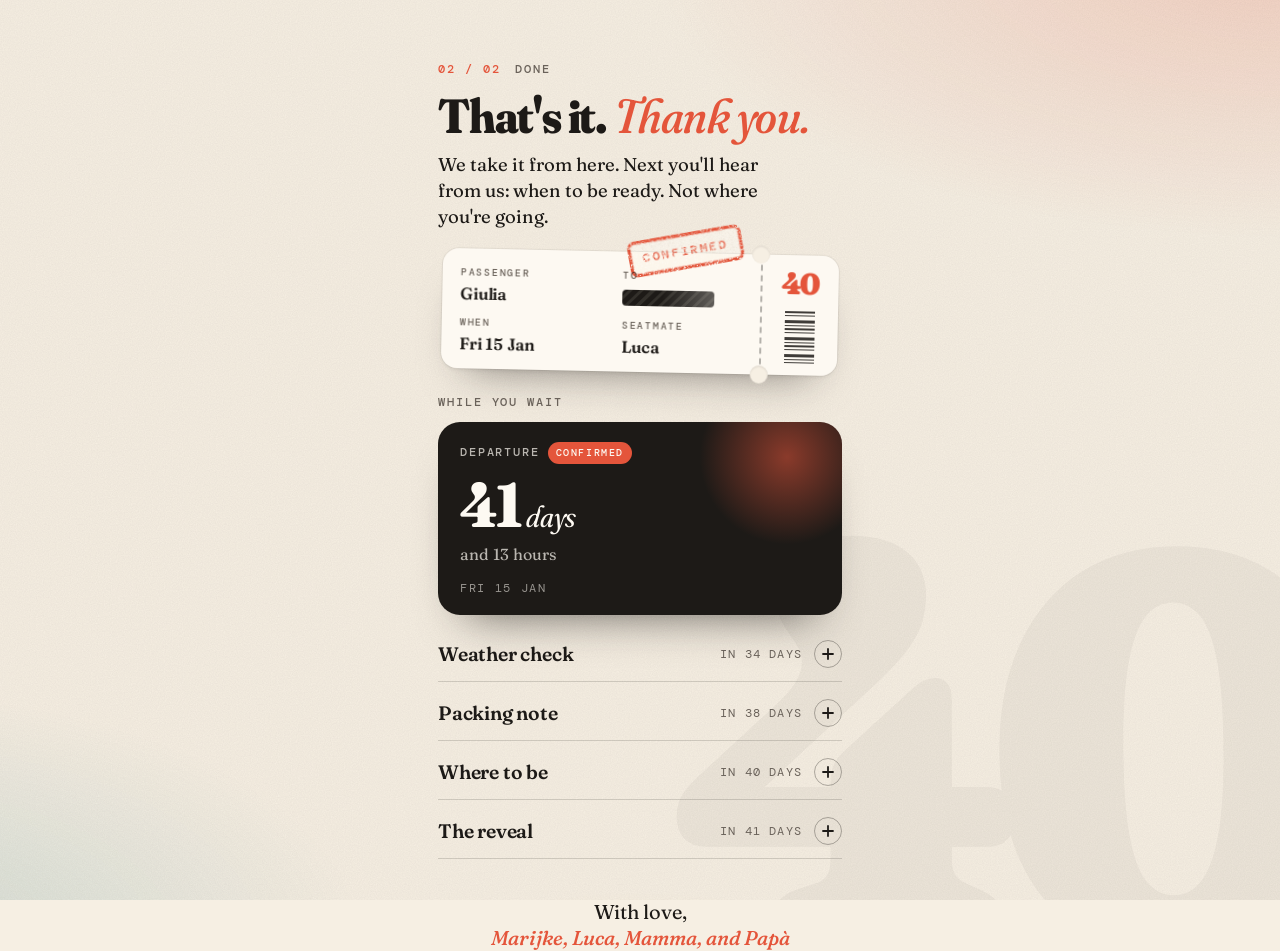
<file: index.html>
<!doctype html>
<html lang="en">
<head>
  <meta charset="utf-8">
  <meta name="viewport" content="width=device-width, initial-scale=1, viewport-fit=cover">
  <title>Pack a bag, Giulia</title>
  <meta name="description" content="A surprise weekend. Two minutes of your time.">
  <meta property="og:title" content="Pack a bag, Giulia">
  <meta property="og:description" content="A surprise weekend. Two minutes of your time.">
  <meta name="robots" content="noindex, nofollow">
  <meta name="theme-color" content="#f6efe3">
  <link rel="icon" href="data:image/svg+xml,%3Csvg xmlns='http://www.w3.org/2000/svg' viewBox='0 0 64 64'%3E%3Ccircle cx='32' cy='32' r='30' fill='%23e4553b'/%3E%3Ctext x='32' y='42' text-anchor='middle' font-family='Georgia,serif' font-weight='700' font-size='30' fill='%23f6efe3'%3E40%3C/text%3E%3C/svg%3E">
  <link rel="preconnect" href="https://fonts.googleapis.com">
  <link rel="preconnect" href="https://fonts.gstatic.com" crossorigin>
  <link rel="stylesheet" href="https://fonts.googleapis.com/css2?family=Fraunces:ital,opsz,wght,SOFT,WONK@0,9..144,300..900,0..100,0..1;1,9..144,300..900,0..100,0..1&family=DM+Mono:wght@400;500&display=swap">
  <link rel="stylesheet" href="styles.css">
</head>
<body>
  <div class="bg" aria-hidden="true"><span class="bg__forty">40</span></div>
  <div class="grain" aria-hidden="true"></div>
  <canvas id="confetti" class="confetti" aria-hidden="true"></canvas>

  <main id="app" class="app">

    <!-- 0 · Reveal -->
    <section class="screen screen--reveal" id="screen-reveal" data-screen="reveal">
      <div class="screen__body screen__body--center">
        <p class="eyebrow" data-stagger style="--i:0">From <span data-givers>Marijke, Luca, Mamma &amp; Papà</span></p>
        <h1 class="display" data-stagger style="--i:1">Pack a bag,<br><em><span data-name>Giulia</span>.</em></h1>
        <p class="lede" data-stagger style="--i:2">Your 40th present from <span data-givers>Marijke, Luca, Mamma &amp; Papà</span>: a sibling weekend away! Where? Our secret. We sort everything. Tell us when you're free. One minute, promise.</p>
        <div class="ticket-wrap" data-stagger style="--i:3" id="ticket-reveal" aria-hidden="true"></div>
      </div>
      <div class="screen__foot" data-stagger style="--i:4">
        <button class="btn btn--primary" type="button" data-action="start">Unwrap it</button>
      </div>
    </section>

    <!-- 1 · Weekends -->
    <section class="screen" id="screen-weekends" data-screen="weekends" hidden>
      <header class="screen__head">
        <div class="topline" data-stagger style="--i:0">
          <p class="eyebrow"><span class="step">01 / 02</span> When</p>
          <button class="link link--back" type="button" data-action="back-to-reveal">← back</button>
        </div>
        <h2 class="display display--sm" data-stagger style="--i:1">When can you escape?</h2>
        <p class="lede" data-stagger style="--i:2">Tap every weekend that works. The more, the better.</p>
      </header>
      <div class="screen__body">
        <ul class="weekends" id="weekend-list" aria-label="Weekends that work for you" data-stagger style="--i:3"></ul>
      </div>
      <div class="screen__foot">
        <p class="count" id="weekend-count" aria-live="polite">Nothing picked yet</p>
        <button class="btn btn--primary" type="button" data-action="send" id="send" disabled>Send it</button>
      </div>
    </section>

    <!-- 2 · Done -->
    <section class="screen" id="screen-done" data-screen="done" hidden>
      <header class="screen__head">
        <p class="eyebrow" data-stagger style="--i:0"><span class="step">02 / 02</span> Done</p>
        <h2 class="display display--sm" data-stagger style="--i:1">That's it. <em>Thank you.</em></h2>
        <p class="lede" data-stagger style="--i:2">We take it from here. Next you'll hear from us: when to be ready. Not where you're going.</p>
      </header>
      <div class="screen__body">
        <div class="ticket-wrap ticket-wrap--done" id="ticket-done" data-stagger style="--i:3"></div>

        <div class="message" id="trip-message" hidden>
          <p class="eyebrow">From us</p>
          <p class="message__text" id="trip-message-text"></p>
        </div>

        <div class="notice" id="delivery-notice" hidden>
          <p>Our little postman tripped and your answers didn't reach us.</p>
          <a class="btn btn--ghost" id="mailto-link" href="#">Send them by email instead</a>
        </div>

        <section class="countdowns" aria-labelledby="cd-title" data-stagger style="--i:4">
          <h3 class="eyebrow" id="cd-title">While you wait</h3>
          <div class="hero-count" id="hero-count"></div>
          <ul class="milestones" id="milestones"></ul>
        </section>

        <p class="signoff" data-stagger style="--i:5">With love,<br><em data-from>Marijke, Luca, Mamma, and Papà</em></p>
        <p class="tiny" id="reset-row"><button class="link" type="button" data-action="reset" id="reset">Made a mistake? Start over</button></p>
        <p class="tiny preview-note" id="preview-note" hidden>Preview build · nothing was emailed</p>
      </div>
    </section>

  </main>

  <script src="config.js"></script>
  <script src="trip.js"></script>
  <script src="app.js"></script>
</body>
</html>
</file>
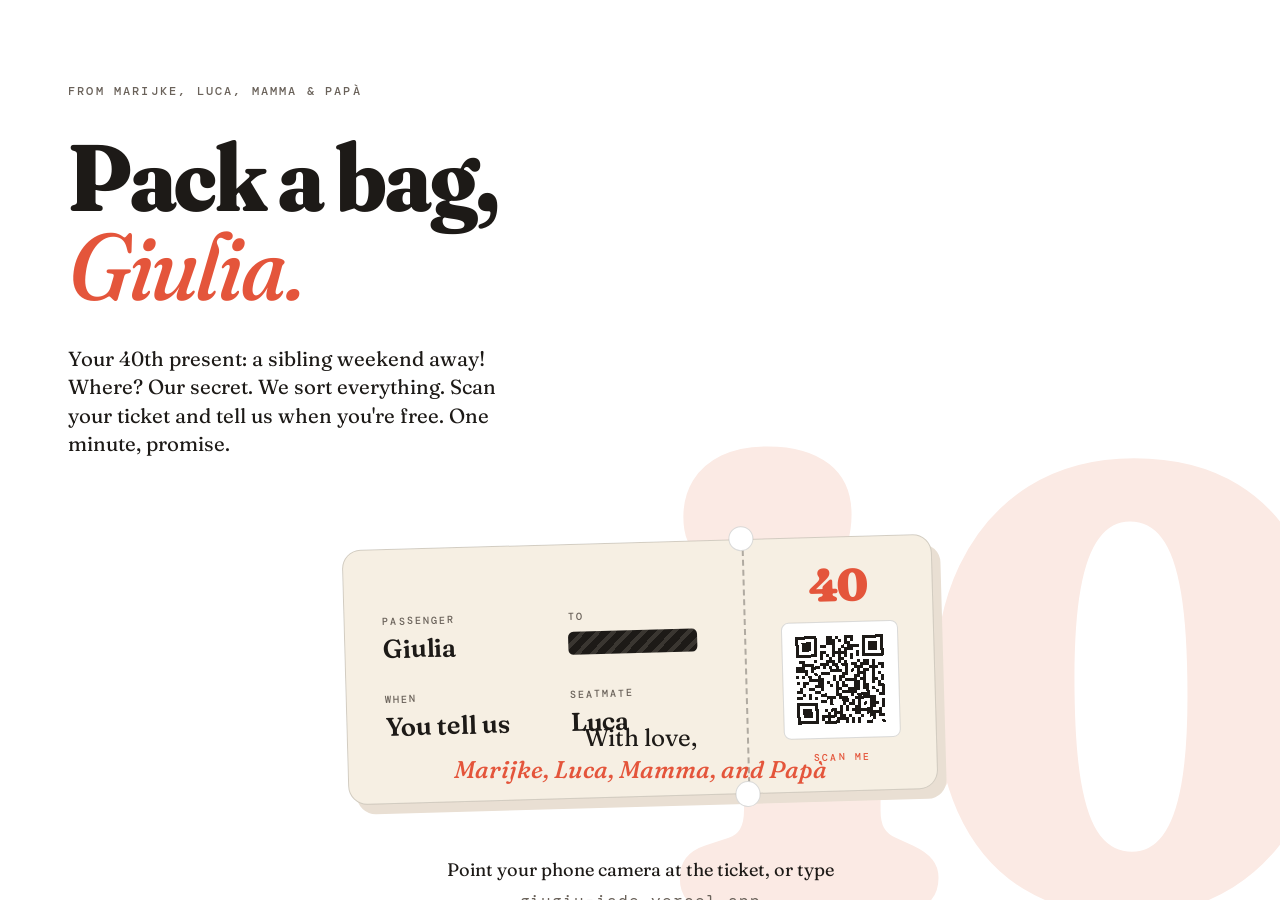
<file: print/giulia-a4.html>
<!doctype html>
<html lang="en">
<head>
  <meta charset="utf-8">
  <title>Pack a bag, Giulia · print</title>
  <link rel="preconnect" href="https://fonts.googleapis.com">
  <link rel="preconnect" href="https://fonts.gstatic.com" crossorigin>
  <link rel="stylesheet" href="https://fonts.googleapis.com/css2?family=Fraunces:ital,opsz,wght,SOFT,WONK@0,9..144,300..900,0..100,0..1;1,9..144,300..900,0..100,0..1&family=DM+Mono:wght@400;500&display=swap">
  <style>
    /* ------------------------------------------------------------
       A4, no printer margins. Open in Chrome, print at 100%, A4,
       margins "None", background graphics on.
       ------------------------------------------------------------ */
    @page { size: A4; margin: 0; }
    :root {
      --paper: #f6efe3;
      --paper-2: #fdf9f2;
      --ink: #1d1a17;
      --ink-2: #6a625a;
      --line: rgba(29, 26, 23, 0.16);
      --line-strong: rgba(29, 26, 23, 0.32);
      --coral: #e4553b;
      --tint: #fbeae4;
      --shadow: #e9dfd3;
      --display: "Fraunces", "Iowan Old Style", "Palatino Linotype", Georgia, serif;
      --mono: "DM Mono", "SFMono-Regular", Menlo, Consolas, monospace;
    }
    *, *::before, *::after { box-sizing: border-box; }
    html, body {
      margin: 0;
      width: 100%;
      height: 100%;
      background: #fff;
      color: var(--ink);
      font-family: var(--display);
      -webkit-print-color-adjust: exact;
      print-color-adjust: exact;
    }
    .page {
      position: relative;
      width: 100%;
      height: 100%;
      overflow: hidden;
      padding: 22mm 18mm 20mm;
      font-variation-settings: "opsz" 14, "SOFT" 30, "WONK" 0;
    }
    .forty {
      position: absolute;
      right: -6mm;
      bottom: -26mm;
      font-size: 168mm;
      line-height: 1;
      font-weight: 900;
      font-variation-settings: "opsz" 144, "SOFT" 100, "WONK" 1;
      letter-spacing: -0.06em;
      color: var(--tint);
      z-index: 0;
      user-select: none;
    }
    .content { position: relative; z-index: 1; }
    .eyebrow {
      margin: 0 0 9mm;
      font-family: var(--mono);
      font-weight: 500;
      font-size: 3.2mm;
      letter-spacing: 0.18em;
      text-transform: uppercase;
      color: var(--ink-2);
    }
    h1 {
      margin: 0 0 9mm;
      font-size: 25mm;
      line-height: 0.94;
      font-weight: 800;
      font-variation-settings: "opsz" 144, "SOFT" 60, "WONK" 1;
      letter-spacing: -0.025em;
    }
    h1 em {
      font-style: italic;
      font-weight: 500;
      color: var(--coral);
      letter-spacing: -0.01em;
    }
    .lede {
      margin: 0;
      max-width: 118mm;
      font-size: 5.4mm;
      line-height: 1.4;
    }

    /* ---------- ticket ---------- */
    .ticket-wrap { margin: 22mm auto 0; width: 156mm; position: relative; }
    .ticket-shadow {
      position: absolute;
      inset: 0;
      border-radius: 5mm;
      background: var(--shadow);
      transform: rotate(-1.6deg) translate(2.2mm, 2.6mm);
    }
    .ticket {
      position: relative;
      display: grid;
      grid-template-columns: 1fr 50mm;
      border-radius: 5mm;
      background: var(--paper);
      border: 0.4mm solid var(--line);
      transform: rotate(-1.6deg);
    }
    .ticket::before, .ticket::after {
      content: "";
      position: absolute;
      right: calc(50mm - 3.4mm);
      width: 6.8mm;
      height: 6.8mm;
      border-radius: 50%;
      background: #fff;
      border: 0.4mm solid var(--line);
      z-index: 1;
    }
    .ticket::before { top: -3.8mm; }
    .ticket::after { bottom: -3.8mm; }
    .ticket__main {
      padding: 10mm 9mm 9mm 10mm;
      display: grid;
      grid-template-columns: 1.15fr 1fr;
      gap: 8mm 6mm;
      align-content: center;
    }
    .k {
      display: block;
      margin-bottom: 1.6mm;
      font-family: var(--mono);
      font-weight: 500;
      font-size: 2.7mm;
      letter-spacing: 0.2em;
      text-transform: uppercase;
      color: var(--ink-2);
    }
    .v {
      display: flex;
      align-items: center;
      height: 7.6mm;
      font-size: 6.8mm;
      line-height: 1.1;
      font-weight: 600;
      font-variation-settings: "opsz" 24, "SOFT" 40, "WONK" 1;
      letter-spacing: -0.01em;
      white-space: nowrap;
    }
    .redacted {
      display: inline-block;
      width: 34mm;
      height: 6.2mm;
      border-radius: 1.4mm;
      background: repeating-linear-gradient(-45deg, var(--ink) 0 1.8mm, #3a3631 1.8mm 2.9mm);
    }
    .ticket__stub {
      display: flex;
      flex-direction: column;
      align-items: center;
      justify-content: center;
      gap: 3.2mm;
      padding: 7mm 4mm;
      border-left: 0.6mm dashed var(--line-strong);
    }
    .class {
      font-size: 12mm;
      line-height: 1;
      font-weight: 900;
      font-variation-settings: "opsz" 72, "SOFT" 100, "WONK" 1;
      letter-spacing: -0.04em;
      color: var(--coral);
    }
    .qr {
      width: 31mm;
      height: 31mm;
      padding: 1.2mm;
      border-radius: 2mm;
      background: #fff;
      border: 0.3mm solid var(--line);
    }
    .qr svg { display: block; width: 100%; height: 100%; }
    .scan {
      font-family: var(--mono);
      font-weight: 500;
      font-size: 2.6mm;
      letter-spacing: 0.22em;
      text-transform: uppercase;
      color: var(--coral);
    }

    .how {
      margin: 16mm 0 0;
      text-align: center;
      font-size: 4.8mm;
      line-height: 1.45;
      color: var(--ink);
    }
    .how .url {
      display: block;
      margin-top: 1.5mm;
      font-family: var(--mono);
      font-size: 4.2mm;
      letter-spacing: 0.06em;
      color: var(--ink-2);
    }

    .signoff {
      position: absolute;
      left: 0;
      right: 0;
      bottom: 24mm;
      text-align: center;
      font-size: 6.4mm;
      line-height: 1.3;
      z-index: 1;
    }
    .signoff em {
      font-style: italic;
      font-weight: 500;
      color: var(--coral);
    }
  </style>
</head>
<body>
<div class="page">
  <div class="forty" aria-hidden="true">40</div>

  <div class="content">
    <p class="eyebrow">From Marijke, Luca, Mamma &amp; Papà</p>
    <h1>Pack a bag,<br><em>Giulia.</em></h1>
    <p class="lede">Your 40th present: a sibling weekend away! Where? Our secret. We sort everything. Scan your ticket and tell us when you're free. One minute, promise.</p>

    <div class="ticket-wrap">
      <div class="ticket-shadow"></div>
      <div class="ticket">
        <div class="ticket__main">
          <div><span class="k">Passenger</span><span class="v">Giulia</span></div>
          <div><span class="k">To</span><span class="v"><span class="redacted"></span></span></div>
          <div><span class="k">When</span><span class="v">You tell us</span></div>
          <div><span class="k">Seatmate</span><span class="v">Luca</span></div>
        </div>
        <div class="ticket__stub">
          <span class="class">40</span>
          <div class="qr"><svg xmlns="http://www.w3.org/2000/svg" viewBox="0 0 35 35" width="100%" height="100%" shape-rendering="crispEdges" class="segno"><path class="qrline" stroke="#1d1a17" d="M3 3.5h7m3 0h2m1 0h1m2 0h3m3 0h7m-29 1h1m5 0h1m3 0h3m1 0h1m1 0h1m1 0h1m3 0h1m5 0h1m-29 1h1m1 0h3m1 0h1m3 0h3m3 0h2m4 0h1m1 0h3m1 0h1m-29 1h1m1 0h3m1 0h1m1 0h2m2 0h1m2 0h1m1 0h4m1 0h1m1 0h3m1 0h1m-29 1h1m1 0h3m1 0h1m5 0h1m1 0h1m1 0h3m3 0h1m1 0h3m1 0h1m-29 1h1m5 0h1m1 0h2m2 0h5m3 0h1m1 0h1m5 0h1m-29 1h7m1 0h1m1 0h1m1 0h1m1 0h1m1 0h1m1 0h1m1 0h1m1 0h7m-21 1h1m2 0h1m2 0h2m2 0h1m-18 1h2m3 0h1m3 0h3m1 0h1m1 0h1m3 0h1m1 0h2m1 0h1m-24 1h4m2 0h3m1 0h2m1 0h2m1 0h2m1 0h3m1 0h1m1 0h2m-29 1h3m2 0h3m1 0h1m1 0h1m1 0h1m2 0h1m2 0h3m2 0h3m1 0h1m-29 1h4m1 0h1m5 0h4m1 0h1m1 0h1m1 0h1m1 0h2m1 0h1m-23 1h1m2 0h1m1 0h3m4 0h2m3 0h3m2 0h1m1 0h1m-28 1h1m1 0h1m1 0h1m2 0h1m4 0h1m1 0h2m3 0h2m1 0h1m2 0h1m2 0h1m-25 1h5m3 0h1m1 0h1m1 0h4m1 0h2m2 0h2m1 0h1m-29 1h1m1 0h2m3 0h2m1 0h1m2 0h1m1 0h1m3 0h2m1 0h1m2 0h1m1 0h1m-26 1h1m3 0h3m2 0h1m1 0h1m1 0h2m2 0h2m1 0h2m3 0h2m-28 1h1m2 0h2m2 0h1m4 0h2m2 0h4m1 0h2m1 0h1m2 0h1m-29 1h2m4 0h2m5 0h1m1 0h5m3 0h1m2 0h1m1 0h1m-27 1h1m1 0h1m3 0h2m3 0h2m3 0h1m1 0h4m3 0h2m-29 1h2m2 0h1m1 0h1m3 0h3m1 0h3m2 0h7m-18 1h2m1 0h1m3 0h2m1 0h1m1 0h1m3 0h2m2 0h1m-29 1h7m4 0h1m3 0h1m1 0h2m1 0h1m1 0h1m1 0h3m1 0h1m-29 1h1m5 0h1m7 0h1m1 0h1m2 0h2m3 0h2m2 0h1m-29 1h1m1 0h3m1 0h1m2 0h1m1 0h2m1 0h1m1 0h1m1 0h7m2 0h1m-28 1h1m1 0h3m1 0h1m3 0h1m1 0h3m4 0h2m2 0h5m-28 1h1m1 0h3m1 0h1m1 0h5m1 0h2m1 0h1m3 0h1m2 0h2m1 0h2m-29 1h1m5 0h1m1 0h1m1 0h1m2 0h4m1 0h1m1 0h1m4 0h1m-26 1h7m2 0h5m2 0h1m1 0h1m1 0h1m2 0h2m3 0h1"/></svg></div>
          <span class="scan">Scan me</span>
        </div>
      </div>
    </div>

    <p class="how">Point your phone camera at the ticket, or type<span class="url">giugiu-jade.vercel.app</span></p>
  </div>

  <p class="signoff">With love,<br><em>Marijke, Luca, Mamma, and Papà</em></p>
</div>
</body>
</html>
</file>
<file: styles.css>
/* ==================================================================
   Pack a bag, Giulia — styles
   Warm paper, ink, one hot coral. Fraunces for the voice,
   DM Mono for the ticket details (both loaded from Google Fonts).
   ================================================================== */

:root {
  color-scheme: light;
  --paper: #f6efe3;
  --paper-2: #fdf9f2;
  --ink: #1d1a17;
  --ink-2: #6a625a;
  --line: rgba(29, 26, 23, 0.16);
  --line-strong: rgba(29, 26, 23, 0.32);
  --coral: #e4553b;
  --coral-deep: #c9432b;
  --mustard: #f0b429;
  --teal: #1e7c86;
  --display: "Fraunces", "Iowan Old Style", "Palatino Linotype", Georgia, serif;
  --mono: "DM Mono", "SFMono-Regular", Menlo, Consolas, monospace;
  --pad: 22px;
  --col: 460px;
  --radius: 22px;
  --ease-out: cubic-bezier(0.2, 0.7, 0.2, 1);
  --ease-pop: cubic-bezier(0.34, 1.56, 0.64, 1);
}

*, *::before, *::after { box-sizing: border-box; }
[tabindex="-1"]:focus { outline: none; }

html { -webkit-text-size-adjust: 100%; }

body {
  margin: 0;
  min-height: 100vh;
  background: var(--paper);
  color: var(--ink);
  font-family: var(--display);
  font-size: 17px;
  line-height: 1.45;
  font-variation-settings: "opsz" 14, "SOFT" 30, "WONK" 0;
  -webkit-font-smoothing: antialiased;
  overflow-x: hidden;
  overscroll-behavior-y: none;
}

/* ---------- atmosphere ---------- */

.bg {
  position: fixed;
  inset: 0;
  z-index: 0;
  pointer-events: none;
  background:
    radial-gradient(70% 45% at 100% -5%, rgba(228, 85, 59, 0.20), transparent 70%),
    radial-gradient(55% 40% at -10% 105%, rgba(30, 124, 134, 0.16), transparent 70%),
    radial-gradient(40% 30% at 50% 120%, rgba(240, 180, 41, 0.14), transparent 70%);
  overflow: hidden;
}
.bg__forty {
  position: absolute;
  right: -0.08em;
  bottom: -0.22em;
  font-family: var(--display);
  font-weight: 900;
  font-variation-settings: "opsz" 144, "SOFT" 100, "WONK" 1;
  font-size: min(58vw, 520px);
  line-height: 1;
  color: var(--ink);
  opacity: 0.045;
  letter-spacing: -0.06em;
  user-select: none;
}

.grain {
  position: fixed;
  inset: 0;
  z-index: 1;
  pointer-events: none;
  opacity: 0.5;
  mix-blend-mode: multiply;
  background-image: url("data:image/svg+xml,%3Csvg xmlns='http://www.w3.org/2000/svg' width='180' height='180'%3E%3Cfilter id='n'%3E%3CfeTurbulence type='fractalNoise' baseFrequency='0.85' numOctaves='2' stitchTiles='stitch'/%3E%3CfeColorMatrix values='0 0 0 0 0.12 0 0 0 0 0.1 0 0 0 0 0.08 0 0 0 0.16 0'/%3E%3C/filter%3E%3Crect width='100%25' height='100%25' filter='url(%23n)'/%3E%3C/svg%3E");
}

.confetti {
  position: fixed;
  inset: 0;
  width: 100%;
  height: 100%;
  z-index: 40;
  pointer-events: none;
}

/* ---------- layout ---------- */

.app { position: relative; z-index: 2; }

.screen {
  position: relative;
  min-height: 100vh;
  min-height: 100dvh;
  max-width: var(--col);
  margin: 0 auto;
  padding: max(18px, env(safe-area-inset-top)) var(--pad) 0;
  display: flex;
  flex-direction: column;
}
.screen[hidden] { display: none; }
.screen.is-leaving { animation: leave 180ms ease forwards; }
@keyframes leave { to { opacity: 0; transform: translateY(-8px); } }

.screen__head { padding-top: 22px; }
.screen__body { flex: 1 0 auto; padding-top: 18px; }
.screen__body--center {
  display: flex;
  flex-direction: column;
  justify-content: center;
  padding-top: 8vh;
}
.screen__foot {
  position: sticky;
  bottom: 0;
  z-index: 3;
  padding: 14px 0 max(22px, env(safe-area-inset-bottom));
  background: linear-gradient(to top, var(--paper) 62%, rgba(246, 239, 227, 0));
}

.topline {
  display: flex;
  align-items: baseline;
  justify-content: space-between;
  gap: 12px;
}

/* ---------- type ---------- */

.eyebrow {
  margin: 0 0 14px;
  font-family: var(--mono);
  font-weight: 500;
  font-size: 12px;
  line-height: 1.3;
  letter-spacing: 0.16em;
  text-transform: uppercase;
  color: var(--ink-2);
}
.step { color: var(--coral); margin-right: 6px; }

.display {
  margin: 0 0 16px;
  font-weight: 800;
  font-variation-settings: "opsz" 144, "SOFT" 60, "WONK" 1;
  font-size: clamp(44px, 13vw, 66px);
  line-height: 0.96;
  letter-spacing: -0.025em;
  text-wrap: balance;
}
.display em {
  font-style: italic;
  font-weight: 500;
  color: var(--coral);
  letter-spacing: -0.01em;
}
.display--sm {
  font-size: clamp(34px, 9.6vw, 46px);
  line-height: 1;
  margin-bottom: 12px;
}

.lede {
  margin: 0;
  font-size: 18.5px;
  line-height: 1.42;
  max-width: 32ch;
  text-wrap: pretty;
}

.count {
  margin: 0 0 10px;
  font-family: var(--mono);
  font-size: 12px;
  letter-spacing: 0.14em;
  text-transform: uppercase;
  color: var(--ink-2);
  transition: color 0.2s;
}
.count.is-on { color: var(--coral); }

.tiny { margin: 18px 0 0; text-align: center; }
.preview-note {
  margin-top: 12px;
  font-family: var(--mono);
  font-size: 11px;
  letter-spacing: 0.12em;
  text-transform: uppercase;
  color: var(--coral);
}
.preview-note[hidden] { display: none; }

.signoff {
  margin: 40px 0 0;
  font-size: 20px;
  line-height: 1.3;
  text-align: center;
}
.signoff em { color: var(--coral); font-weight: 500; }

/* ---------- buttons ---------- */

.btn {
  display: flex;
  align-items: center;
  justify-content: center;
  width: 100%;
  min-height: 60px;
  padding: 0 24px;
  border: 0;
  border-radius: 999px;
  font-family: var(--display);
  font-weight: 600;
  font-size: 20px;
  font-variation-settings: "opsz" 24, "SOFT" 50, "WONK" 0;
  letter-spacing: -0.01em;
  color: var(--paper-2);
  background: var(--coral);
  box-shadow: 0 14px 28px -14px rgba(201, 67, 43, 0.75);
  cursor: pointer;
  text-decoration: none;
  transition: transform 0.14s var(--ease-out), background 0.2s, box-shadow 0.2s, color 0.2s, opacity 0.2s;
  -webkit-tap-highlight-color: transparent;
  touch-action: manipulation;
}
.btn:active { transform: scale(0.975); }
.btn:focus-visible { outline: 3px solid var(--ink); outline-offset: 3px; }
.btn[disabled] {
  background: rgba(29, 26, 23, 0.08);
  color: rgba(29, 26, 23, 0.42);
  box-shadow: none;
  cursor: not-allowed;
  transform: none;
}
.btn.is-busy { background: var(--coral-deep); pointer-events: none; }
.btn.is-busy::after {
  content: "";
  width: 14px;
  height: 14px;
  margin-left: 12px;
  border-radius: 50%;
  border: 2px solid rgba(253, 249, 242, 0.5);
  border-top-color: var(--paper-2);
  animation: spin 0.8s linear infinite;
}
@keyframes spin { to { transform: rotate(360deg); } }

.btn--ghost {
  background: transparent;
  color: var(--ink);
  box-shadow: inset 0 0 0 1.5px var(--line-strong);
  min-height: 52px;
  font-size: 18px;
}

.link {
  padding: 4px 0;
  border: 0;
  background: none;
  font-family: var(--mono);
  font-size: 12px;
  letter-spacing: 0.1em;
  text-transform: uppercase;
  color: var(--ink-2);
  cursor: pointer;
  text-decoration: underline;
  text-underline-offset: 4px;
  text-decoration-color: var(--line-strong);
  -webkit-tap-highlight-color: transparent;
}
.link:hover, .link:focus-visible { color: var(--coral); outline: none; }
.link--back { margin-bottom: 14px; text-decoration: none; }

/* ---------- weekends ---------- */

.weekends {
  list-style: none;
  margin: 0;
  padding: 0;
  display: grid;
  gap: 10px;
}
.weekend { position: relative; }
.weekend input {
  position: absolute;
  inset: 0;
  opacity: 0;
  width: 100%;
  height: 100%;
  margin: 0;
  cursor: pointer;
  z-index: 2;
}
.weekend__card {
  display: flex;
  align-items: center;
  gap: 14px;
  min-height: 66px;
  padding: 12px 16px 12px 18px;
  border: 1.5px solid var(--line);
  border-radius: 18px;
  background: var(--paper-2);
  transition: background 0.18s, border-color 0.18s, color 0.18s, transform 0.18s var(--ease-pop);
}
.weekend__day {
  font-family: var(--mono);
  font-size: 11px;
  letter-spacing: 0.14em;
  text-transform: uppercase;
  color: var(--ink-2);
  display: block;
  margin-bottom: 3px;
  transition: color 0.18s;
}
.weekend__date {
  font-weight: 600;
  font-size: 21px;
  line-height: 1.1;
  font-variation-settings: "opsz" 24, "SOFT" 40, "WONK" 1;
  letter-spacing: -0.01em;
}
.weekend__check {
  margin-left: auto;
  flex: 0 0 30px;
  width: 30px;
  height: 30px;
  border-radius: 50%;
  border: 1.5px solid var(--line-strong);
  display: grid;
  place-items: center;
  color: transparent;
  transition: background 0.18s, border-color 0.18s, color 0.18s, transform 0.25s var(--ease-pop);
}
.weekend__check svg { width: 16px; height: 16px; }
.weekend input:hover + .weekend__card { border-color: var(--line-strong); }
.weekend input:active + .weekend__card { transform: scale(0.985); }
.weekend input:focus-visible + .weekend__card { outline: 3px solid var(--coral); outline-offset: 2px; }
.weekend input:checked + .weekend__card {
  background: var(--ink);
  border-color: var(--ink);
  color: var(--paper-2);
}
.weekend input:checked + .weekend__card .weekend__day { color: rgba(253, 249, 242, 0.62); }
.weekend input:checked + .weekend__card .weekend__check {
  background: var(--coral);
  border-color: var(--coral);
  color: var(--paper-2);
  transform: scale(1.08);
}

/* ---------- ticket ---------- */

.ticket-wrap { margin: 30px 0 8px; padding: 0 4px; }
.ticket-wrap--done { margin: 4px 0 22px; }

.ticket {
  position: relative;
  display: grid;
  grid-template-columns: 1fr 78px;
  border-radius: 16px;
  background: var(--paper-2);
  color: var(--ink);
  box-shadow:
    0 24px 44px -26px rgba(29, 26, 23, 0.55),
    0 2px 6px -2px rgba(29, 26, 23, 0.12),
    0 0 0 1px rgba(29, 26, 23, 0.05);
  transform: rotate(-1.6deg);
  transition: transform 0.6s var(--ease-out);
}
.ticket--done { transform: rotate(1.2deg); }
.ticket::before, .ticket::after {
  content: "";
  position: absolute;
  right: 69px;
  width: 18px;
  height: 18px;
  border-radius: 50%;
  background: var(--paper);
  box-shadow: inset 0 1px 2px rgba(29, 26, 23, 0.12);
  z-index: 1;
}
.ticket::before { top: -9px; }
.ticket::after { bottom: -9px; }

.ticket__main {
  padding: 18px 18px 16px;
  display: grid;
  grid-template-columns: 1.25fr 1fr;
  gap: 13px 12px;
  min-width: 0;
}
.ticket__row { min-width: 0; }
.ticket__k {
  display: block;
  margin-bottom: 4px;
  font-family: var(--mono);
  font-weight: 500;
  font-size: 9.5px;
  letter-spacing: 0.18em;
  text-transform: uppercase;
  color: var(--ink-2);
}
.ticket__v {
  display: block;
  font-weight: 600;
  font-size: 16.5px;
  line-height: 1.15;
  font-variation-settings: "opsz" 18, "SOFT" 40, "WONK" 1;
  letter-spacing: -0.01em;
  overflow: hidden;
  text-overflow: ellipsis;
  white-space: nowrap;
}
.ticket__v--wrap {
  white-space: normal;
  font-size: 14.5px;
  line-height: 1.25;
  display: -webkit-box;
  -webkit-line-clamp: 2;
  -webkit-box-orient: vertical;
}
.ticket__redacted {
  display: inline-block;
  vertical-align: -3px;
  width: 92px;
  max-width: 100%;
  height: 16px;
  border-radius: 4px;
  background:
    linear-gradient(100deg, transparent 20%, rgba(253, 249, 242, 0.35) 50%, transparent 80%) 0 0 / 220% 100% no-repeat,
    repeating-linear-gradient(-45deg, var(--ink) 0 5px, #33302b 5px 8px);
  animation: shimmer 2.6s ease-in-out infinite;
}
@keyframes shimmer {
  0%   { background-position: 120% 0, 0 0; }
  100% { background-position: -120% 0, 0 0; }
}

.ticket__stub {
  position: relative;
  display: flex;
  flex-direction: column;
  align-items: center;
  justify-content: space-between;
  padding: 14px 0 12px;
  border-left: 2px dashed var(--line-strong);
}
.ticket__class {
  font-weight: 900;
  font-size: 30px;
  line-height: 1;
  font-variation-settings: "opsz" 72, "SOFT" 100, "WONK" 1;
  color: var(--coral);
  letter-spacing: -0.04em;
}
.ticket__barcode {
  width: 30px;
  height: 52px;
  background: repeating-linear-gradient(
    to bottom,
    var(--ink) 0 2px, transparent 2px 4px,
    var(--ink) 4px 5px, transparent 5px 9px,
    var(--ink) 9px 12px, transparent 12px 14px,
    var(--ink) 14px 15px, transparent 15px 17px
  );
  opacity: 0.85;
}

.stamp {
  position: absolute;
  right: 96px;
  top: -20px;
  z-index: 2;
  padding: 7px 11px 6px;
  border: 3px solid var(--coral);
  border-radius: 7px;
  color: var(--coral);
  font-family: var(--mono);
  font-weight: 500;
  font-size: 12px;
  letter-spacing: 0.22em;
  text-transform: uppercase;
  white-space: nowrap;
  background: rgba(253, 249, 242, 0.55);
  mix-blend-mode: multiply;
  transform: rotate(-11deg);
  box-shadow: inset 0 0 0 1px rgba(228, 85, 59, 0.35);
  -webkit-mask-image: url("data:image/svg+xml,%3Csvg xmlns='http://www.w3.org/2000/svg' width='120' height='120'%3E%3Cfilter id='r'%3E%3CfeTurbulence type='fractalNoise' baseFrequency='0.9' numOctaves='2'/%3E%3CfeColorMatrix values='0 0 0 0 1 0 0 0 0 1 0 0 0 0 1 0 0 0 9 -3'/%3E%3C/filter%3E%3Crect width='100%25' height='100%25' filter='url(%23r)'/%3E%3C/svg%3E");
  mask-image: url("data:image/svg+xml,%3Csvg xmlns='http://www.w3.org/2000/svg' width='120' height='120'%3E%3Cfilter id='r'%3E%3CfeTurbulence type='fractalNoise' baseFrequency='0.9' numOctaves='2'/%3E%3CfeColorMatrix values='0 0 0 0 1 0 0 0 0 1 0 0 0 0 1 0 0 0 9 -3'/%3E%3C/filter%3E%3Crect width='100%25' height='100%25' filter='url(%23r)'/%3E%3C/svg%3E");
}
.stamp.is-stamping { animation: stamp 0.55s var(--ease-pop) both; }
@keyframes stamp {
  0%   { transform: rotate(-22deg) scale(2.2); opacity: 0; }
  60%  { transform: rotate(-11deg) scale(0.94); opacity: 1; }
  100% { transform: rotate(-11deg) scale(1); opacity: 1; }
}

/* ---------- message from us ---------- */

.message {
  margin: 0 0 26px;
  padding: 16px 18px 17px;
  border-radius: 6px 18px 6px 18px;
  background: rgba(240, 180, 41, 0.22);
  box-shadow: 0 14px 28px -22px rgba(29, 26, 23, 0.6);
  transform: rotate(-0.6deg);
}
.message[hidden] { display: none; }
.message .eyebrow { margin-bottom: 6px; color: #9a6a00; }
.message__text {
  margin: 0;
  font-size: 18px;
  line-height: 1.4;
  font-variation-settings: "opsz" 18, "SOFT" 60, "WONK" 1;
}

/* ---------- notice ---------- */

.notice {
  margin: 0 0 24px;
  padding: 16px 18px 18px;
  border-radius: 18px;
  border: 1.5px dashed var(--coral);
  background: rgba(228, 85, 59, 0.06);
}
.notice[hidden] { display: none; }
.notice p { margin: 0 0 12px; font-size: 16.5px; }

/* ---------- countdowns ---------- */

.countdowns { margin-top: 22px; }
.countdowns .eyebrow { margin-bottom: 12px; }

.hero-count {
  position: relative;
  overflow: hidden;
  padding: 20px 22px 18px;
  border-radius: var(--radius);
  background: var(--ink);
  color: var(--paper-2);
  box-shadow: 0 26px 46px -28px rgba(29, 26, 23, 0.7);
}
.hero-count::after {
  content: "";
  position: absolute;
  right: -40px;
  top: -60px;
  width: 190px;
  height: 190px;
  border-radius: 50%;
  background: radial-gradient(circle, rgba(228, 85, 59, 0.55), transparent 65%);
  pointer-events: none;
}
.hero-count__tag {
  display: flex;
  align-items: center;
  gap: 8px;
  margin: 0 0 12px;
  font-family: var(--mono);
  font-weight: 500;
  font-size: 11.5px;
  letter-spacing: 0.16em;
  text-transform: uppercase;
  color: rgba(253, 249, 242, 0.7);
}
.pill {
  display: inline-block;
  padding: 4px 8px 3px;
  border-radius: 999px;
  background: var(--coral);
  color: var(--paper-2);
  font-size: 10px;
  letter-spacing: 0.16em;
}
.pill--soft { background: rgba(253, 249, 242, 0.14); }
.hero-count__num {
  margin: 0;
  font-weight: 800;
  font-size: 62px;
  line-height: 0.95;
  letter-spacing: -0.03em;
  font-variation-settings: "opsz" 144, "SOFT" 60, "WONK" 1;
  font-variant-numeric: tabular-nums;
}
.hero-count__num small {
  font-size: 30px;
  font-weight: 400;
  font-style: italic;
  letter-spacing: -0.01em;
  margin-left: 6px;
}
.hero-count__sub {
  margin: 8px 0 0;
  font-size: 16px;
  color: rgba(253, 249, 242, 0.7);
}
.hero-count__date {
  margin: 14px 0 0;
  font-family: var(--mono);
  font-size: 12px;
  letter-spacing: 0.14em;
  text-transform: uppercase;
  color: rgba(253, 249, 242, 0.55);
}

.milestones {
  list-style: none;
  margin: 8px 0 0;
  padding: 0;
}
.milestone { border-bottom: 1px solid var(--line); }
.milestone__btn {
  display: flex;
  align-items: center;
  gap: 12px;
  width: 100%;
  padding: 17px 0 13px;
  border: 0;
  background: none;
  color: inherit;
  font: inherit;
  text-align: left;
  cursor: pointer;
  -webkit-tap-highlight-color: transparent;
}
.milestone__title {
  font-weight: 600;
  font-size: 19.5px;
  line-height: 1.1;
  font-variation-settings: "opsz" 24, "SOFT" 40, "WONK" 1;
  letter-spacing: -0.01em;
}
.milestone__when {
  margin-left: auto;
  flex: 0 0 auto;
  font-family: var(--mono);
  font-size: 12px;
  letter-spacing: 0.1em;
  text-transform: uppercase;
  color: var(--ink-2);
  white-space: nowrap;
}
.milestone.is-live .milestone__when { color: var(--coral); }
.milestone__plus {
  flex: 0 0 28px;
  width: 28px;
  height: 28px;
  border-radius: 50%;
  border: 1.5px solid var(--line-strong);
  display: grid;
  place-items: center;
  transition: transform 0.3s var(--ease-out), background 0.2s, border-color 0.2s, color 0.2s;
}
.milestone__plus svg { width: 12px; height: 12px; }
.milestone.is-open .milestone__plus {
  transform: rotate(45deg);
  background: var(--ink);
  border-color: var(--ink);
  color: var(--paper-2);
}
.milestone__panel {
  display: grid;
  grid-template-rows: 0fr;
  transition: grid-template-rows 0.32s var(--ease-out);
}
.milestone__panel > div { overflow: hidden; }
.milestone.is-open .milestone__panel { grid-template-rows: 1fr; }
.milestone__detail {
  margin: 0 0 18px;
  padding-right: 40px;
  font-size: 17px;
  line-height: 1.4;
  color: var(--ink);
}
.milestone__from {
  display: block;
  margin-bottom: 6px;
  font-family: var(--mono);
  font-size: 10.5px;
  letter-spacing: 0.16em;
  text-transform: uppercase;
  color: var(--coral);
}
.milestone__note { display: block; }
.milestone__date {
  display: block;
  margin-top: 8px;
  font-family: var(--mono);
  font-size: 11.5px;
  letter-spacing: 0.14em;
  text-transform: uppercase;
  color: var(--ink-2);
}

/* ---------- motion ---------- */

[data-stagger] {
  opacity: 0;
  transform: translateY(16px);
  animation: rise 0.65s var(--ease-out) forwards;
  animation-delay: calc(var(--i, 0) * 85ms);
}
@keyframes rise {
  from { opacity: 0; transform: translateY(16px); }
  to   { opacity: 1; transform: translateY(0); }
}

@media (prefers-reduced-motion: reduce) {
  *, *::before, *::after {
    animation-duration: 0.01ms !important;
    animation-iteration-count: 1 !important;
    transition-duration: 0.01ms !important;
  }
  [data-stagger] { opacity: 1; transform: none; }
  .ticket__redacted { animation: none; }
}

/* ---------- wider screens ---------- */

@media (min-width: 720px) {
  :root { --pad: 28px; }
  .screen { padding-top: 40px; }
  .screen__body--center { padding-top: 0; }
  .display { font-size: 68px; }
  .display--sm { font-size: 48px; }
  .bg__forty { font-size: min(44vw, 640px); opacity: 0.04; }
}
@media (min-height: 900px) and (min-width: 720px) {
  .screen { min-height: 100vh; }
}
</file>
